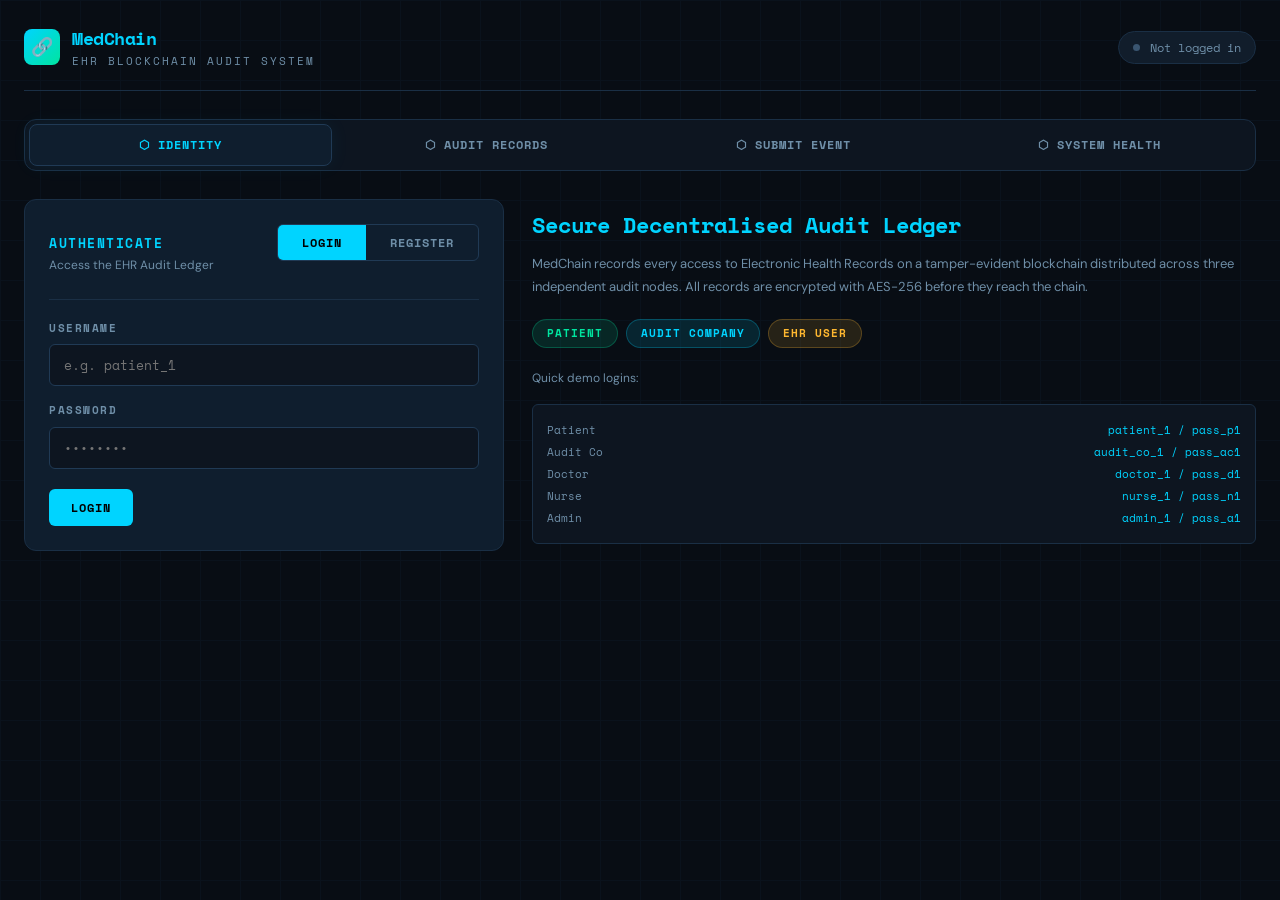
<file: index.html>
<!doctype html>
<html lang="en">
  <head>
    <meta charset="UTF-8" />
    <meta name="viewport" content="width=device-width, initial-scale=1.0" />
    <title>MedChain — EHR Audit System</title>
    <link rel="preconnect" href="https://fonts.googleapis.com" />
    <link
      href="https://fonts.googleapis.com/css2?family=Space+Mono:ital,wght@0,400;0,700;1,400&family=DM+Sans:wght@300;400;500;600&display=swap"
      rel="stylesheet" />
    <link rel="stylesheet" href="styles.css" />
  </head>
  <body>
    <div id="app">
      <header>
        <div class="logo">
          <div class="logo-icon">🔗</div>
          <div>
            <div class="logo-text">MedChain</div>
            <div class="logo-sub">EHR Blockchain Audit System</div>
          </div>
        </div>
        <div id="user-badge">
          <div class="badge-dot"></div>
          <span id="user-badge-text">Not logged in</span>
        </div>
      </header>

      <div class="tabs">
        <div class="tab active" data-tab="auth">⬡ Identity</div>
        <div class="tab" data-tab="records">⬡ Audit Records</div>
        <div class="tab" data-tab="submit">⬡ Submit Event</div>
        <div class="tab" data-tab="health">⬡ System Health</div>
      </div>

      <div id="tab-auth" class="tab-content active">
        <div class="auth-layout">
          <div>
            <div class="card" style="margin-bottom: 0">
              <div class="card-header">
                <div>
                  <div class="card-title" id="auth-title">Authenticate</div>
                  <div class="card-sub">Access the EHR Audit Ledger</div>
                </div>
                <div class="auth-toggle">
                  <button
                    class="auth-toggle-btn active"
                    id="btn-login-mode"
                    onclick="setAuthMode('login')">
                    Login
                  </button>
                  <button
                    class="auth-toggle-btn"
                    id="btn-reg-mode"
                    onclick="setAuthMode('register')">
                    Register
                  </button>
                </div>
              </div>

              <div id="auth-alert"></div>

              <div class="form-row">
                <label>Username</label>
                <input
                  type="text"
                  id="auth-username"
                  placeholder="e.g. patient_1"
                  autocomplete="username" />
              </div>
              <div class="form-row">
                <label>Password</label>
                <input
                  type="password"
                  id="auth-password"
                  placeholder="••••••••"
                  autocomplete="current-password" />
              </div>

              <div id="reg-extra" style="display: none">
                <div class="form-row">
                  <label>Role</label>
                  <select id="auth-role">
                    <option value="patient">
                      Patient — view my own audit records
                    </option>
                    <option value="audit_company">
                      Audit Company — view all records
                    </option>
                    <option value="ehr_user">
                      EHR User — submit audit events
                    </option>
                  </select>
                </div>
              </div>

              <div class="btn-row">
                <button
                  class="btn btn-primary"
                  id="auth-submit-btn"
                  onclick="submitAuth()">
                  <span
                    class="spinner"
                    id="auth-spinner"
                    style="display: none"></span>
                  <span id="auth-btn-label">Login</span>
                </button>
                <button
                  class="btn btn-ghost btn-sm"
                  onclick="logout()"
                  id="logout-btn"
                  style="display: none">
                  Logout
                </button>
              </div>
            </div>
            <div id="session-info" style="display: none; margin-top: 16px">
              <div class="card" style="margin-bottom: 0">
                <div
                  class="card-header"
                  style="margin-bottom: 12px; padding-bottom: 10px">
                  <div class="card-title">Active Session</div>
                </div>
                <div class="info-box">
                  <div class="ib-row">
                    <span>Username</span
                    ><span class="ib-val" id="si-username">—</span>
                  </div>
                  <div class="ib-row">
                    <span>Role</span><span id="si-role-chip">—</span>
                  </div>
                  <div class="ib-row">
                    <span>Token</span
                    ><span class="ib-val" id="si-token-short">—</span>
                  </div>
                </div>
              </div>
            </div>
          </div>
          <div class="auth-info">
            <h2>Secure Decentralised Audit Ledger</h2>
            <p>
              MedChain records every access to Electronic Health Records on a
              tamper-evident blockchain distributed across three independent
              audit nodes. All records are encrypted with AES-256 before they
              reach the chain.
            </p>

            <div class="role-chips">
              <div class="role-chip chip-patient">Patient</div>
              <div class="role-chip chip-auditor">Audit Company</div>
              <div class="role-chip chip-ehr">EHR User</div>
            </div>

            <p style="margin-bottom: 14px; font-size: 12px">
              Quick demo logins:
            </p>
            <div class="info-box">
              <div class="ib-row">
                <span>Patient</span>
                <span class="ib-val">patient_1 / pass_p1</span>
              </div>
              <div class="ib-row">
                <span>Audit Co</span>
                <span class="ib-val">audit_co_1 / pass_ac1</span>
              </div>
              <div class="ib-row">
                <span>Doctor</span>
                <span class="ib-val">doctor_1 / pass_d1</span>
              </div>
              <div class="ib-row">
                <span>Nurse</span> <span class="ib-val">nurse_1 / pass_n1</span>
              </div>
              <div class="ib-row">
                <span>Admin</span> <span class="ib-val">admin_1 / pass_a1</span>
              </div>
            </div>
          </div>
        </div>
      </div>
      <div id="tab-records" class="tab-content">
        <div id="records-login-wall" style="display: none">
          <div class="card">
            <div class="empty">
              <div class="empty-icon">🔐</div>
              Please login to view audit records.
            </div>
          </div>
        </div>

        <div id="records-main" style="display: none">
          <div id="rec-patient-view" style="display: none">
            <div class="card">
              <div class="card-header">
                <div>
                  <div class="card-title">My Audit Records</div>
                  <div class="card-sub">
                    All access events logged for your health record
                  </div>
                </div>
                <button class="btn btn-ghost btn-sm" onclick="loadMyRecords()">
                  <span
                    class="spinner"
                    id="rec-p-spinner"
                    style="display: none"></span>
                  ↻ Refresh
                </button>
              </div>
              <div id="patient-records-alert"></div>
              <div id="patient-records-table"></div>
            </div>
          </div>
          <div id="rec-auditor-view" style="display: none">
            <div class="card">
              <div class="card-header">
                <div>
                  <div class="card-title">Record Query Console</div>
                  <div class="card-sub">
                    Query audit data across all patients and users
                  </div>
                </div>
              </div>
              <div id="audit-records-alert"></div>

              <div class="filter-bar">
                <label>Mode</label>
                <select id="audit-query-mode" onchange="onQueryModeChange()">
                  <option value="all">All patients — all records</option>
                  <option value="patient">Single patient</option>
                  <option value="user">By EHR user</option>
                </select>

                <div
                  id="audit-patient-filter"
                  style="
                    display: none;
                    display: flex;
                    align-items: center;
                    gap: 8px;
                    flex: 1;
                  ">
                  <label>Patient ID</label>
                  <select id="audit-patient-sel">
                    <option value="patient_1">patient_1</option>
                    <option value="patient_2">patient_2</option>
                    <option value="patient_3">patient_3</option>
                    <option value="patient_4">patient_4</option>
                    <option value="patient_5">patient_5</option>
                    <option value="patient_6">patient_6</option>
                    <option value="patient_7">patient_7</option>
                    <option value="patient_8">patient_8</option>
                    <option value="patient_9">patient_9</option>
                    <option value="patient_10">patient_10</option>
                  </select>
                </div>

                <div
                  id="audit-user-filter"
                  style="display: none; align-items: center; gap: 8px; flex: 1">
                  <label>User ID</label>
                  <input
                    type="text"
                    id="audit-user-input"
                    placeholder="e.g. doctor_1"
                    style="flex: 1" />
                </div>

                <button
                  class="btn btn-primary btn-sm"
                  onclick="runAuditQuery()">
                  <span
                    class="spinner"
                    id="rec-a-spinner"
                    style="display: none"></span>
                  Query →
                </button>
              </div>

              <div id="audit-records-table"></div>
            </div>
          </div>
          <div id="rec-ehr-view" style="display: none">
            <div class="card">
              <div class="empty">
                <div class="empty-icon">🏥</div>
                EHR Users submit audit records but cannot query the ledger.<br />
                <span style="font-size: 12px; color: var(--text3)"
                  >Switch to the "Submit Event" tab to log an EHR access.</span
                >
              </div>
            </div>
          </div>
        </div>
      </div>
      <div id="tab-submit" class="tab-content">
        <div id="submit-login-wall" style="display: none">
          <div class="card">
            <div class="empty">
              <div class="empty-icon">🔐</div>
              Login as an
              <strong style="color: var(--amber)">EHR User</strong> to submit
              audit events.
            </div>
          </div>
        </div>

        <div id="submit-role-wall" style="display: none">
          <div class="card">
            <div class="empty">
              <div class="empty-icon">🚫</div>
              Only
              <strong style="color: var(--amber)">EHR Users</strong> (doctors,
              nurses, admins) can submit audit events.<br />
              <span style="font-size: 12px; color: var(--text3)"
                >Patients and Audit Companies have read-only access.</span
              >
            </div>
          </div>
        </div>

        <div id="submit-main" style="display: none">
          <div
            style="
              display: grid;
              grid-template-columns: 1fr 400px;
              gap: 20px;
              align-items: start;
            ">
            <div class="card" style="margin-bottom: 0">
              <div class="card-header">
                <div>
                  <div class="card-title">Submit Audit Event</div>
                  <div class="card-sub">
                    Record an EHR access to the blockchain — encrypted &amp;
                    signed
                  </div>
                </div>
              </div>

              <div id="submit-alert"></div>

              <div class="form-cols">
                <div class="form-row">
                  <label>Patient ID</label>
                  <select id="sub-patient">
                    <option value="patient_1">patient_1</option>
                    <option value="patient_2">patient_2</option>
                    <option value="patient_3">patient_3</option>
                    <option value="patient_4">patient_4</option>
                    <option value="patient_5">patient_5</option>
                    <option value="patient_6">patient_6</option>
                    <option value="patient_7">patient_7</option>
                    <option value="patient_8">patient_8</option>
                    <option value="patient_9">patient_9</option>
                    <option value="patient_10">patient_10</option>
                  </select>
                </div>
                <div class="form-row">
                  <label>Action Type</label>
                  <select id="sub-action">
                    <option value="query">query — Read record</option>
                    <option value="change">change — Modify record</option>
                    <option value="create">create — Create new record</option>
                    <option value="delete">delete — Delete record</option>
                    <option value="print">print — Print record</option>
                    <option value="copy">copy — Copy / transfer</option>
                  </select>
                </div>
              </div>

              <div class="form-row">
                <label>Details / Notes</label>
                <textarea
                  id="sub-details"
                  placeholder="Describe the reason for access (e.g. 'Pre-operative medication review')"></textarea>
              </div>

              <div class="form-cols">
                
                <div class="form-row">
                  <label>Submitted By (auto)</label>
                  <input
                    type="text"
                    id="sub-userid"
                    disabled
                    placeholder="from JWT token" />
                </div>
              </div>

              <div class="btn-row">
                <button class="btn btn-success" onclick="submitRecord()">
                  <span
                    class="spinner"
                    id="sub-spinner"
                    style="display: none"></span>
                  ⬡ Encrypt &amp; Submit to Blockchain
                </button>
                <button
                  class="btn btn-ghost btn-sm"
                  onclick="clearSubmitForm()">
                  Clear
                </button>
              </div>
            </div>
            <div>
              <div class="card" style="margin-bottom: 16px">
                <div
                  class="card-header"
                  style="margin-bottom: 12px; padding-bottom: 10px">
                  <div class="card-title">Submission Pipeline</div>
                </div>
                <div
                  style="
                    font-family: var(--mono);
                    font-size: 11px;
                    color: var(--text2);
                    line-height: 2.2;
                  ">
                  <div style="margin-bottom: 4px">
                    <span style="color: var(--green)">①</span> Record JSON
                    assembled
                  </div>
                  <div
                    style="
                      margin-left: 12px;
                      color: var(--text3);
                      margin-bottom: 4px;
                    ">
                    ↓ fetch patient AES-256 key
                  </div>
                  <div style="margin-bottom: 4px">
                    <span style="color: var(--green)">②</span> Record encrypted
                    (AES-256-CBC)
                  </div>
                  <div
                    style="
                      margin-left: 12px;
                      color: var(--text3);
                      margin-bottom: 4px;
                    ">
                    ↓ sign ciphertext with RSA-2048 private key
                  </div>
                  <div style="margin-bottom: 4px">
                    <span style="color: var(--green)">③</span> Ciphertext +
                    signature POSTed to node
                  </div>
                  <div
                    style="
                      margin-left: 12px;
                      color: var(--text3);
                      margin-bottom: 4px;
                    ">
                    ↓ node verifies signature
                  </div>
                  <div style="margin-bottom: 4px">
                    <span style="color: var(--green)">④</span> Record mined into
                    block (PoW)
                  </div>
                  <div
                    style="
                      margin-left: 12px;
                      color: var(--text3);
                      margin-bottom: 4px;
                    ">
                    ↓ block broadcast to 2 peer nodes
                  </div>
                  <div>
                    <span style="color: var(--cyan)">⑤</span> Decentralised
                    &amp; immutable ✓
                  </div>
                </div>
              </div>

              <div class="card" style="margin-bottom: 0">
                <div
                  class="card-header"
                  style="margin-bottom: 12px; padding-bottom: 10px">
                  <div class="card-title">Last Submission</div>
                </div>
                <div id="last-submission" class="info-box">
                  <div style="color: var(--text3); font-size: 11px">
                    No submission yet this session.
                  </div>
                </div>
              </div>
            </div>
          </div>
        </div>
      </div>
      <div id="tab-health" class="tab-content">
        <div class="stat-strip">
          <div class="stat-box">
            <div class="sb-val" id="stat-nodes">—</div>
            <div class="sb-lbl">Nodes Online</div>
          </div>
          <div class="stat-box">
            <div class="sb-val" id="stat-blocks">—</div>
            <div class="sb-lbl">Chain Length</div>
          </div>
          <div class="stat-box">
            <div class="sb-val" id="stat-records">—</div>
            <div class="sb-lbl">Total Records</div>
          </div>
          <div class="stat-box">
            <div class="sb-val" id="stat-valid">—</div>
            <div class="sb-lbl">Validation Status</div>
          </div>
        </div>

        <div class="node-grid" id="node-grid"></div>

        <div class="card">
          <div class="card-header">
            <div>
              <div class="card-title">Block Chain — Node 1</div>
              <div class="card-sub">
                Visual representation of the immutable audit ledger (hover a
                block for details)
              </div>
            </div>
            <button class="btn btn-ghost btn-sm" onclick="refreshHealth()">
              <span
                class="spinner"
                id="health-spinner"
                style="display: none"></span>
              ↻ Refresh
            </button>
          </div>
          <div class="chain-vis" id="chain-vis">
            <div
              class="empty-icon"
              style="font-size: 20px; color: var(--text3)">
              Loading chain...
            </div>
          </div>
          <div id="chain-valid-banner"></div>
        </div>

        <div class="card">
          <div class="card-header">
            <div>
              <div class="card-title" style="color: var(--amber)">
                ⚠ Tamper Detection Demo
              </div>
              <div class="card-sub">
                Simulate an insider attack and observe automatic detection +
                recovery
              </div>
            </div>
          </div>

          <div class="tamper-demo-panel">
            <h4>How it works</h4>
            <p>
              Clicking "Run Attack" directly mutates a block's data on Node 1
              without updating its hash — exactly what a rogue DBA would do. The
              system immediately detects the broken hash chain and reports the
              tampered block index. "Recover" restores Node 1 by syncing from
              honest Node 2.
            </p>
            <div class="btn-row">
              <button
                class="btn btn-danger btn-sm"
                onclick="runTamperAttack()"
                id="btn-tamper">
                ⚡ Run Attack
              </button>
            </div>
          </div>

          <div id="tamper-log" class="tamper-log">
            <span class="tl-info"
              >[ System ] Tamper demo ready. Make sure at least one record has
              been submitted first.</span
            >
          </div>
        </div>

        <div class="card">
          <div class="card-header">
            <div class="card-title">Auth &amp; Query Server Status</div>
            <div class="card-sub">Supporting infrastructure health</div>
          </div>
          <div
            id="aux-servers"
            style="display: flex; gap: 14px; flex-wrap: wrap"></div>
        </div>
      </div>
    </div>

    <script src="main.js"></script>
  </body>
</html>
</file>
<file: styles.css>
:root {
  --bg: #080d14;
  --bg2: #0d1520;
  --bg3: #111d2b;
  --surface: #0f1e2e;
  --border: #1a2f45;
  --border2: #203a55;
  --cyan: #00d4ff;
  --cyan-dim: #0090b3;
  --green: #00e5a0;
  --green-dim: #009960;
  --red: #ff4d6a;
  --red-dim: #991f2e;
  --amber: #ffb830;
  --text: #c8ddef;
  --text2: #6f8fa8;
  --text3: #3a5570;
  --mono: "Space Mono", monospace;
  --sans: "DM Sans", sans-serif;
  --radius: 6px;
  --radius2: 12px;
}

*,
*::before,
*::after {
  box-sizing: border-box;
  margin: 0;
  padding: 0;
}

body {
  background: var(--bg);
  color: var(--text);
  font-family: var(--sans);
  font-size: 14px;
  line-height: 1.6;
  min-height: 100vh;
  overflow-x: hidden;
}

body::before {
  content: "";
  position: fixed;
  inset: 0;
  background-image:
    linear-gradient(var(--border) 1px, transparent 1px),
    linear-gradient(90deg, var(--border) 1px, transparent 1px);
  background-size: 40px 40px;
  opacity: 0.18;
  pointer-events: none;
  z-index: 0;
}

#app {
  position: relative;
  z-index: 1;
  max-width: 1280px;
  margin: 0 auto;
  padding: 0 24px 60px;
}

header {
  display: flex;
  align-items: center;
  justify-content: space-between;
  padding: 24px 0 20px;
  border-bottom: 1px solid var(--border);
  margin-bottom: 28px;
}
.logo {
  display: flex;
  align-items: center;
  gap: 12px;
}
.logo-icon {
  width: 36px;
  height: 36px;
  background: linear-gradient(135deg, var(--cyan), var(--green));
  border-radius: 8px;
  display: flex;
  align-items: center;
  justify-content: center;
  font-size: 18px;
}
.logo-text {
  font-family: var(--mono);
  font-size: 18px;
  font-weight: 700;
  color: var(--cyan);
  letter-spacing: -0.5px;
}
.logo-sub {
  font-size: 11px;
  color: var(--text2);
  font-family: var(--mono);
  text-transform: uppercase;
  letter-spacing: 2px;
}
#user-badge {
  display: flex;
  align-items: center;
  gap: 10px;
  font-family: var(--mono);
  font-size: 12px;
  color: var(--text2);
  background: var(--bg3);
  border: 1px solid var(--border);
  border-radius: 20px;
  padding: 6px 14px;
  transition: all 0.2s;
}
#user-badge.active {
  border-color: var(--cyan-dim);
  color: var(--cyan);
}
.badge-dot {
  width: 7px;
  height: 7px;
  border-radius: 50%;
  background: var(--text3);
}
#user-badge.active .badge-dot {
  background: var(--green);
  box-shadow: 0 0 6px var(--green);
}

/* ── Nav Tabs ─────────────────────────────────────────────────── */
.tabs {
  display: flex;
  gap: 4px;
  margin-bottom: 28px;
  background: var(--bg2);
  border: 1px solid var(--border);
  border-radius: var(--radius2);
  padding: 4px;
}
.tab {
  flex: 1;
  text-align: center;
  padding: 10px 8px;
  border-radius: 8px;
  cursor: pointer;
  font-family: var(--mono);
  font-size: 12px;
  font-weight: 700;
  text-transform: uppercase;
  letter-spacing: 1px;
  color: var(--text2);
  transition: all 0.18s;
  user-select: none;
  border: 1px solid transparent;
}
.tab:hover {
  color: var(--text);
  background: var(--bg3);
}
.tab.active {
  color: var(--cyan);
  background: var(--surface);
  border-color: var(--border2);
  box-shadow: 0 0 20px rgba(0, 212, 255, 0.06);
}
.tab-content {
  display: none;
}
.tab-content.active {
  display: block;
  animation: fadeIn 0.2s ease;
}
@keyframes fadeIn {
  from {
    opacity: 0;
    transform: translateY(4px);
  }
  to {
    opacity: 1;
    transform: translateY(0);
  }
}

/* ── Cards ────────────────────────────────────────────────────── */
.card {
  background: var(--surface);
  border: 1px solid var(--border);
  border-radius: var(--radius2);
  padding: 24px;
  margin-bottom: 20px;
}
.card-header {
  display: flex;
  align-items: center;
  justify-content: space-between;
  margin-bottom: 20px;
  padding-bottom: 14px;
  border-bottom: 1px solid var(--border);
}
.card-title {
  font-family: var(--mono);
  font-size: 13px;
  font-weight: 700;
  text-transform: uppercase;
  letter-spacing: 1.5px;
  color: var(--cyan);
}
.card-sub {
  font-size: 12px;
  color: var(--text2);
  margin-top: 2px;
}

/* ── Forms ────────────────────────────────────────────────────── */
.form-row {
  margin-bottom: 16px;
}
.form-row label {
  display: block;
  font-family: var(--mono);
  font-size: 11px;
  font-weight: 700;
  text-transform: uppercase;
  letter-spacing: 1.5px;
  color: var(--text2);
  margin-bottom: 7px;
}
.form-row input,
.form-row select,
.form-row textarea {
  width: 100%;
  background: var(--bg2);
  border: 1px solid var(--border2);
  border-radius: var(--radius);
  padding: 10px 14px;
  color: var(--text);
  font-family: var(--mono);
  font-size: 13px;
  outline: none;
  transition:
    border-color 0.15s,
    box-shadow 0.15s;
  appearance: none;
}
.form-row input:focus,
.form-row select:focus,
.form-row textarea:focus {
  border-color: var(--cyan-dim);
  box-shadow: 0 0 0 3px rgba(0, 212, 255, 0.07);
}
.form-row select option {
  background: var(--bg2);
}
.form-row textarea {
  resize: vertical;
  min-height: 80px;
}

.form-cols {
  display: grid;
  grid-template-columns: 1fr 1fr;
  gap: 16px;
}

/* ── Buttons ──────────────────────────────────────────────────── */
.btn {
  display: inline-flex;
  align-items: center;
  gap: 8px;
  padding: 10px 22px;
  border-radius: var(--radius);
  font-family: var(--mono);
  font-size: 12px;
  font-weight: 700;
  text-transform: uppercase;
  letter-spacing: 1px;
  cursor: pointer;
  border: none;
  transition: all 0.15s;
}
.btn-primary {
  background: var(--cyan);
  color: #000;
}
.btn-primary:hover {
  background: #00b8e0;
  box-shadow: 0 0 20px rgba(0, 212, 255, 0.3);
}
.btn-primary:active {
  transform: scale(0.97);
}

.btn-success {
  background: var(--green);
  color: #000;
}
.btn-success:hover {
  background: #00c889;
  box-shadow: 0 0 20px rgba(0, 229, 160, 0.25);
}

.btn-danger {
  background: transparent;
  color: var(--red);
  border: 1px solid var(--red-dim);
}
.btn-danger:hover {
  background: rgba(255, 77, 106, 0.1);
}

.btn-ghost {
  background: var(--bg3);
  color: var(--text2);
  border: 1px solid var(--border);
}
.btn-ghost:hover {
  color: var(--text);
  border-color: var(--border2);
}

.btn-amber {
  background: var(--amber);
  color: #000;
}
.btn-amber:hover {
  background: #e8a328;
}

.btn:disabled {
  opacity: 0.4;
  cursor: not-allowed;
}
.btn-sm {
  padding: 6px 14px;
  font-size: 11px;
}

.btn-row {
  display: flex;
  gap: 10px;
  flex-wrap: wrap;
  align-items: center;
  margin-top: 20px;
}

/* ── Auth Toggle ──────────────────────────────────────────────── */
.auth-toggle {
  display: flex;
  gap: 0;
  border: 1px solid var(--border2);
  border-radius: var(--radius);
  overflow: hidden;
  margin-bottom: 24px;
  width: fit-content;
}
.auth-toggle-btn {
  padding: 9px 24px;
  font-family: var(--mono);
  font-size: 12px;
  font-weight: 700;
  text-transform: uppercase;
  letter-spacing: 1px;
  cursor: pointer;
  border: none;
  background: transparent;
  color: var(--text2);
  transition: all 0.15s;
}
.auth-toggle-btn.active {
  background: var(--cyan);
  color: #000;
}

/* ── Auth Layout ──────────────────────────────────────────────── */
.auth-layout {
  display: grid;
  grid-template-columns: 480px 1fr;
  gap: 28px;
  align-items: start;
}
.auth-info {
  padding: 8px 0;
}
.auth-info h2 {
  font-family: var(--mono);
  font-size: 22px;
  color: var(--cyan);
  margin-bottom: 10px;
}
.auth-info p {
  color: var(--text2);
  font-size: 13px;
  line-height: 1.8;
  margin-bottom: 20px;
}

.role-chips {
  display: flex;
  gap: 8px;
  flex-wrap: wrap;
  margin-bottom: 20px;
}
.role-chip {
  padding: 5px 14px;
  border-radius: 20px;
  font-family: var(--mono);
  font-size: 11px;
  font-weight: 700;
  text-transform: uppercase;
  letter-spacing: 1px;
}
.chip-patient {
  background: rgba(0, 229, 160, 0.12);
  color: var(--green);
  border: 1px solid rgba(0, 229, 160, 0.25);
}
.chip-auditor {
  background: rgba(0, 212, 255, 0.12);
  color: var(--cyan);
  border: 1px solid rgba(0, 212, 255, 0.25);
}
.chip-ehr {
  background: rgba(255, 184, 48, 0.12);
  color: var(--amber);
  border: 1px solid rgba(255, 184, 48, 0.25);
}

.info-box {
  background: var(--bg2);
  border: 1px solid var(--border);
  border-radius: var(--radius);
  padding: 14px;
  font-family: var(--mono);
  font-size: 11px;
  color: var(--text2);
  line-height: 2;
}
.info-box .ib-row {
  display: flex;
  justify-content: space-between;
  gap: 16px;
}
.info-box .ib-val {
  color: var(--cyan);
}

/* ── Tables ───────────────────────────────────────────────────── */
.table-wrap {
  overflow-x: auto;
}
table {
  width: 100%;
  border-collapse: collapse;
  font-family: var(--mono);
  font-size: 12px;
}
thead th {
  text-align: left;
  padding: 10px 14px;
  font-size: 11px;
  font-weight: 700;
  text-transform: uppercase;
  letter-spacing: 1.5px;
  color: var(--text3);
  background: var(--bg2);
  border-bottom: 1px solid var(--border);
  white-space: nowrap;
}
tbody tr {
  border-bottom: 1px solid var(--border);
  transition: background 0.1s;
}
tbody tr:hover {
  background: rgba(255, 255, 255, 0.02);
}
tbody td {
  padding: 11px 14px;
  color: var(--text);
  vertical-align: middle;
}

.tag {
  display: inline-block;
  padding: 2px 10px;
  border-radius: 20px;
  font-size: 10px;
  font-weight: 700;
  text-transform: uppercase;
  letter-spacing: 0.8px;
}
.tag-query {
  background: rgba(0, 212, 255, 0.12);
  color: var(--cyan);
}
.tag-change {
  background: rgba(255, 184, 48, 0.12);
  color: var(--amber);
}
.tag-create {
  background: rgba(0, 229, 160, 0.12);
  color: var(--green);
}
.tag-delete {
  background: rgba(255, 77, 106, 0.12);
  color: var(--red);
}
.tag-print {
  background: rgba(140, 180, 200, 0.12);
  color: #8cb4c8;
}
.tag-copy {
  background: rgba(180, 140, 220, 0.12);
  color: #b48cdc;
}

.mono-sm {
  font-family: var(--mono);
  font-size: 11px;
  color: var(--text2);
}

/* ── Alerts ───────────────────────────────────────────────────── */
.alert {
  display: flex;
  align-items: flex-start;
  gap: 10px;
  padding: 12px 16px;
  border-radius: var(--radius);
  font-size: 13px;
  margin-bottom: 16px;
  animation: slideIn 0.2s ease;
}
@keyframes slideIn {
  from {
    opacity: 0;
    transform: translateX(-6px);
  }
  to {
    opacity: 1;
    transform: translateX(0);
  }
}
.alert-success {
  background: rgba(0, 229, 160, 0.08);
  border: 1px solid rgba(0, 229, 160, 0.25);
  color: var(--green);
}
.alert-error {
  background: rgba(255, 77, 106, 0.08);
  border: 1px solid rgba(255, 77, 106, 0.25);
  color: var(--red);
}
.alert-info {
  background: rgba(0, 212, 255, 0.08);
  border: 1px solid rgba(0, 212, 255, 0.25);
  color: var(--cyan);
}
.alert-warn {
  background: rgba(255, 184, 48, 0.08);
  border: 1px solid rgba(255, 184, 48, 0.25);
  color: var(--amber);
}

/* ── Query Filters ────────────────────────────────────────────── */
.filter-bar {
  display: flex;
  gap: 10px;
  align-items: center;
  flex-wrap: wrap;
  padding: 14px;
  background: var(--bg2);
  border: 1px solid var(--border);
  border-radius: var(--radius);
  margin-bottom: 16px;
}
.filter-bar label {
  font-family: var(--mono);
  font-size: 11px;
  font-weight: 700;
  text-transform: uppercase;
  letter-spacing: 1px;
  color: var(--text2);
  white-space: nowrap;
}
.filter-bar input,
.filter-bar select {
  background: var(--bg);
  border: 1px solid var(--border2);
  border-radius: var(--radius);
  padding: 7px 12px;
  color: var(--text);
  font-family: var(--mono);
  font-size: 12px;
  outline: none;
  flex: 1;
  min-width: 140px;
}
.filter-bar input:focus,
.filter-bar select:focus {
  border-color: var(--cyan-dim);
}

/* ── System Health / Demo ─────────────────────────────────────── */
.node-grid {
  display: grid;
  grid-template-columns: repeat(3, 1fr);
  gap: 16px;
  margin-bottom: 20px;
}
.node-card {
  background: var(--bg2);
  border: 1px solid var(--border);
  border-radius: var(--radius2);
  padding: 18px;
  position: relative;
  overflow: hidden;
  transition: border-color 0.2s;
}
.node-card.healthy {
  border-color: rgba(0, 229, 160, 0.3);
}
.node-card.warning {
  border-color: rgba(255, 184, 48, 0.3);
}
.node-card.critical {
  border-color: rgba(255, 77, 106, 0.4);
}
.node-card::before {
  content: "";
  position: absolute;
  inset: 0;
  background: linear-gradient(135deg, transparent 60%, rgba(0, 212, 255, 0.03));
  pointer-events: none;
}
.node-header {
  display: flex;
  align-items: center;
  justify-content: space-between;
  margin-bottom: 14px;
}
.node-name {
  font-family: var(--mono);
  font-size: 12px;
  font-weight: 700;
  text-transform: uppercase;
  letter-spacing: 1px;
  color: var(--cyan);
}
.node-status-dot {
  width: 10px;
  height: 10px;
  border-radius: 50%;
  background: var(--text3);
  transition: all 0.3s;
}
.node-status-dot.ok {
  background: var(--green);
  box-shadow: 0 0 8px var(--green);
  animation: pulse 2s infinite;
}
.node-status-dot.err {
  background: var(--red);
  box-shadow: 0 0 8px var(--red);
  animation: pulse-red 1s infinite;
}
@keyframes pulse {
  0%,
  100% {
    opacity: 1;
  }
  50% {
    opacity: 0.4;
  }
}
@keyframes pulse-red {
  0%,
  100% {
    opacity: 1;
  }
  50% {
    opacity: 0.5;
  }
}

.node-stat {
  margin-bottom: 8px;
}
.node-stat-label {
  font-family: var(--mono);
  font-size: 10px;
  color: var(--text3);
  text-transform: uppercase;
  letter-spacing: 1px;
}
.node-stat-value {
  font-family: var(--mono);
  font-size: 13px;
  color: var(--text);
  word-break: break-all;
}
.node-stat-value.ok {
  color: var(--green);
}
.node-stat-value.err {
  color: var(--red);
}

.chain-vis {
  display: flex;
  align-items: center;
  gap: 4px;
  overflow-x: auto;
  padding: 14px;
  background: var(--bg2);
  border: 1px solid var(--border);
  border-radius: var(--radius);
  margin-bottom: 16px;
  scrollbar-width: thin;
  scrollbar-color: var(--border2) transparent;
}
.block-pill {
  flex-shrink: 0;
  background: var(--bg3);
  border: 1px solid var(--border2);
  border-radius: 6px;
  padding: 6px 12px;
  font-family: var(--mono);
  font-size: 10px;
  text-align: center;
  transition: all 0.2s;
  cursor: default;
}
.block-pill.genesis {
  border-color: var(--cyan-dim);
}
.block-pill:hover {
  border-color: var(--cyan);
  box-shadow: 0 0 10px rgba(0, 212, 255, 0.15);
}
.block-pill.tampered {
  border-color: var(--red);
  background: rgba(255, 77, 106, 0.05);
}
.block-pill.tampered .bp-hash {
  color: var(--red);
}
.bp-idx {
  color: var(--text2);
  margin-bottom: 2px;
}
.bp-hash {
  color: var(--cyan);
}
.bp-recs {
  color: var(--text3);
  margin-top: 2px;
}
.chain-arrow {
  color: var(--text3);
  font-size: 16px;
  flex-shrink: 0;
}

.tamper-demo-panel {
  background: var(--bg2);
  border: 1px solid var(--border);
  border-left: 3px solid var(--amber);
  border-radius: var(--radius);
  padding: 18px;
  margin-bottom: 16px;
}
.tamper-demo-panel h4 {
  font-family: var(--mono);
  font-size: 12px;
  font-weight: 700;
  text-transform: uppercase;
  letter-spacing: 1.5px;
  color: var(--amber);
  margin-bottom: 8px;
}
.tamper-demo-panel p {
  font-size: 13px;
  color: var(--text2);
  margin-bottom: 14px;
}

.tamper-log {
  background: var(--bg);
  border: 1px solid var(--border);
  border-radius: var(--radius);
  padding: 12px 14px;
  font-family: var(--mono);
  font-size: 11px;
  color: var(--text2);
  line-height: 2;
  max-height: 200px;
  overflow-y: auto;
  scrollbar-width: thin;
}
.tl-ok {
  color: var(--green);
}
.tl-err {
  color: var(--red);
}
.tl-warn {
  color: var(--amber);
}
.tl-info {
  color: var(--cyan);
}

/* ── Stat Strip ───────────────────────────────────────────────── */
.stat-strip {
  display: grid;
  grid-template-columns: repeat(4, 1fr);
  gap: 14px;
  margin-bottom: 20px;
}
.stat-box {
  background: var(--bg2);
  border: 1px solid var(--border);
  border-radius: var(--radius);
  padding: 14px 16px;
  text-align: center;
}
.stat-box .sb-val {
  font-family: var(--mono);
  font-size: 28px;
  font-weight: 700;
  color: var(--cyan);
  line-height: 1;
  margin-bottom: 6px;
}
.stat-box .sb-lbl {
  font-family: var(--mono);
  font-size: 10px;
  text-transform: uppercase;
  letter-spacing: 1.5px;
  color: var(--text3);
}

/* ── Empty state ──────────────────────────────────────────────── */
.empty {
  text-align: center;
  padding: 48px;
  color: var(--text2);
  font-family: var(--mono);
  font-size: 13px;
}
.empty-icon {
  font-size: 40px;
  margin-bottom: 12px;
  opacity: 0.4;
}

/* ── Spinner ──────────────────────────────────────────────────── */
.spinner {
  display: inline-block;
  width: 14px;
  height: 14px;
  border: 2px solid transparent;
  border-top-color: currentColor;
  border-radius: 50%;
  animation: spin 0.6s linear infinite;
}
@keyframes spin {
  to {
    transform: rotate(360deg);
  }
}

/* ── Divider ──────────────────────────────────────────────────── */
.divider {
  border: none;
  border-top: 1px solid var(--border);
  margin: 20px 0;
}

/* ── Validation banner ─────────────────────────────────────────── */
.valid-banner {
  display: flex;
  align-items: center;
  gap: 10px;
  padding: 10px 16px;
  border-radius: var(--radius);
  font-family: var(--mono);
  font-size: 12px;
  font-weight: 700;
  text-transform: uppercase;
  letter-spacing: 1px;
}
.valid-banner.ok {
  background: rgba(0, 229, 160, 0.08);
  border: 1px solid rgba(0, 229, 160, 0.3);
  color: var(--green);
}
.valid-banner.err {
  background: rgba(255, 77, 106, 0.08);
  border: 1px solid rgba(255, 77, 106, 0.3);
  color: var(--red);
}

/* ── Role indicator ──────────────────────────────────────────── */
.role-badge {
  display: inline-block;
  padding: 2px 10px;
  border-radius: 20px;
  font-family: var(--mono);
  font-size: 10px;
  font-weight: 700;
  text-transform: uppercase;
  letter-spacing: 0.8px;
}
.role-patient {
  background: rgba(0, 229, 160, 0.12);
  color: var(--green);
}
.role-audit_company {
  background: rgba(0, 212, 255, 0.12);
  color: var(--cyan);
}
.role-ehr_user {
  background: rgba(255, 184, 48, 0.12);
  color: var(--amber);
}

/* ── Scrollbar ────────────────────────────────────────────────── */
::-webkit-scrollbar {
  width: 6px;
  height: 6px;
}
::-webkit-scrollbar-track {
  background: transparent;
}
::-webkit-scrollbar-thumb {
  background: var(--border2);
  border-radius: 3px;
}

@media (max-width: 900px) {
  .auth-layout {
    grid-template-columns: 1fr;
  }
  .node-grid {
    grid-template-columns: 1fr;
  }
  .form-cols {
    grid-template-columns: 1fr;
  }
  .stat-strip {
    grid-template-columns: repeat(2, 1fr);
  }
}
</file>
